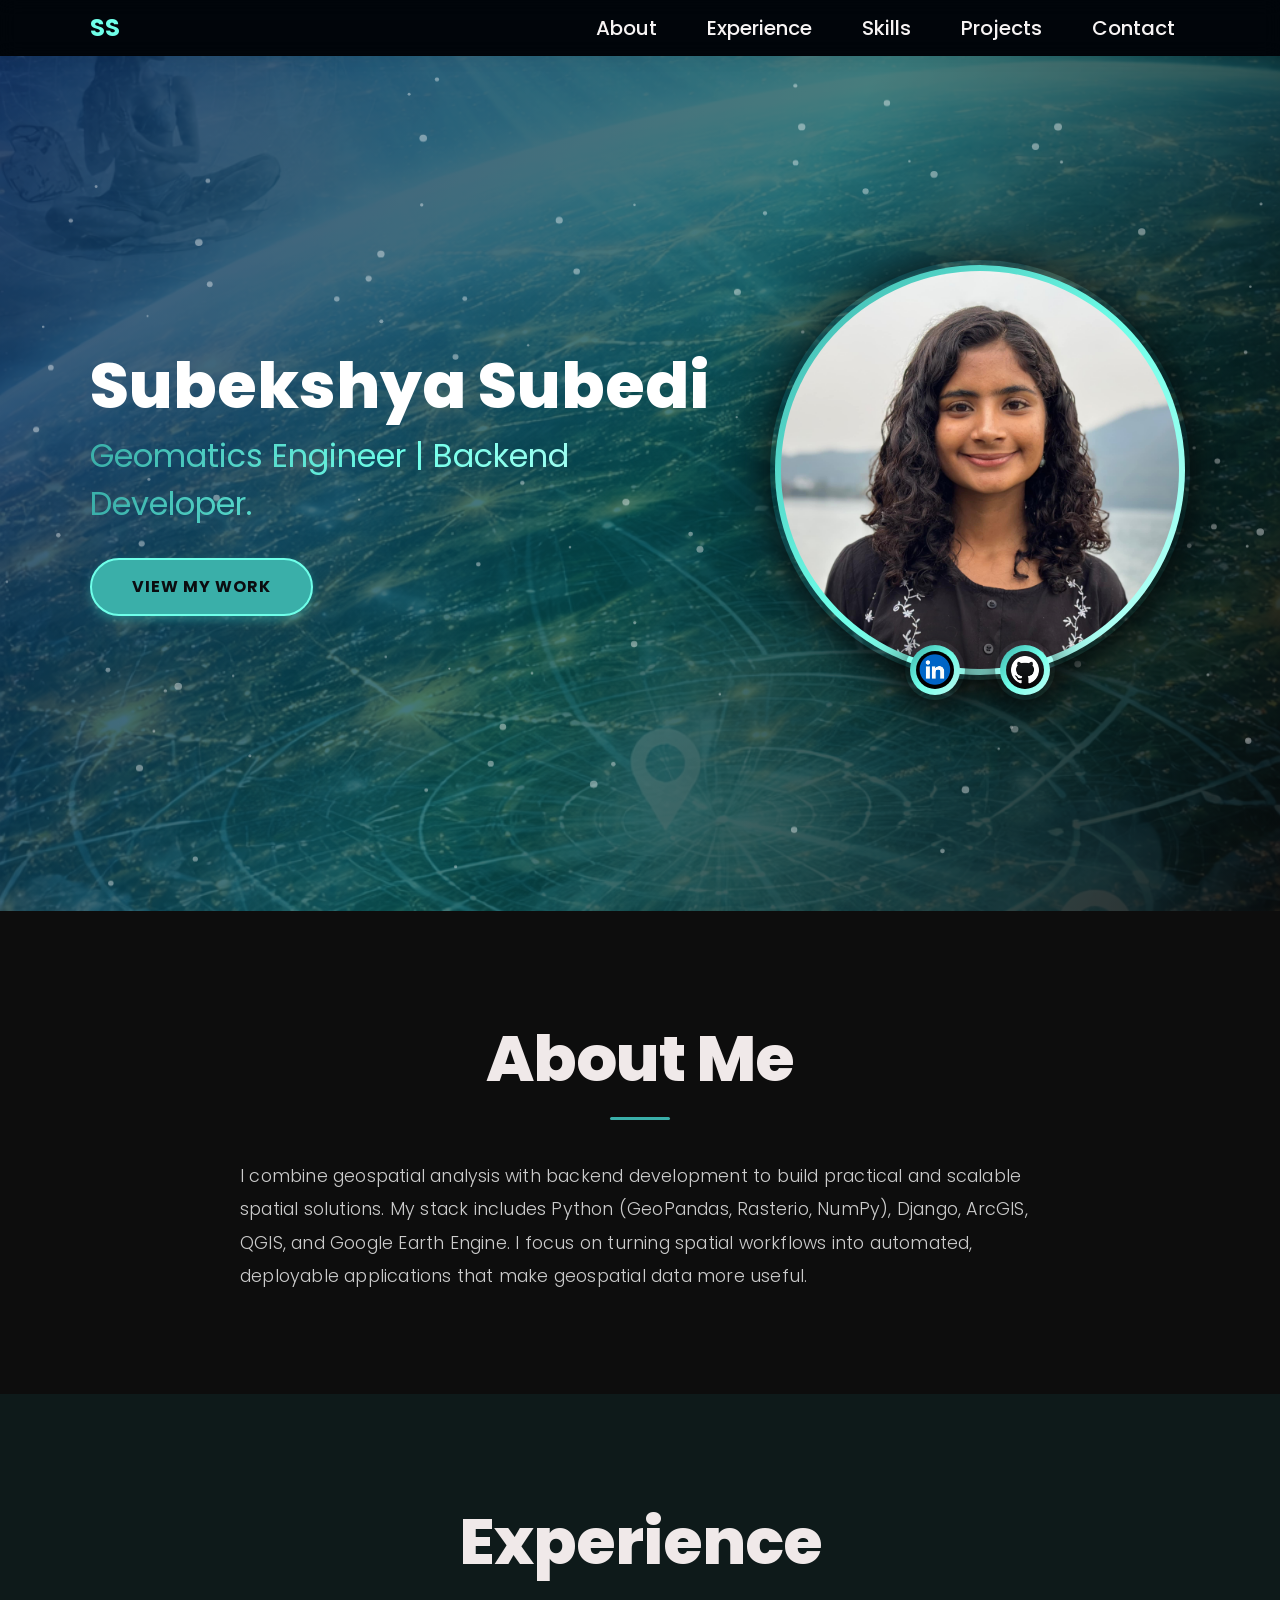
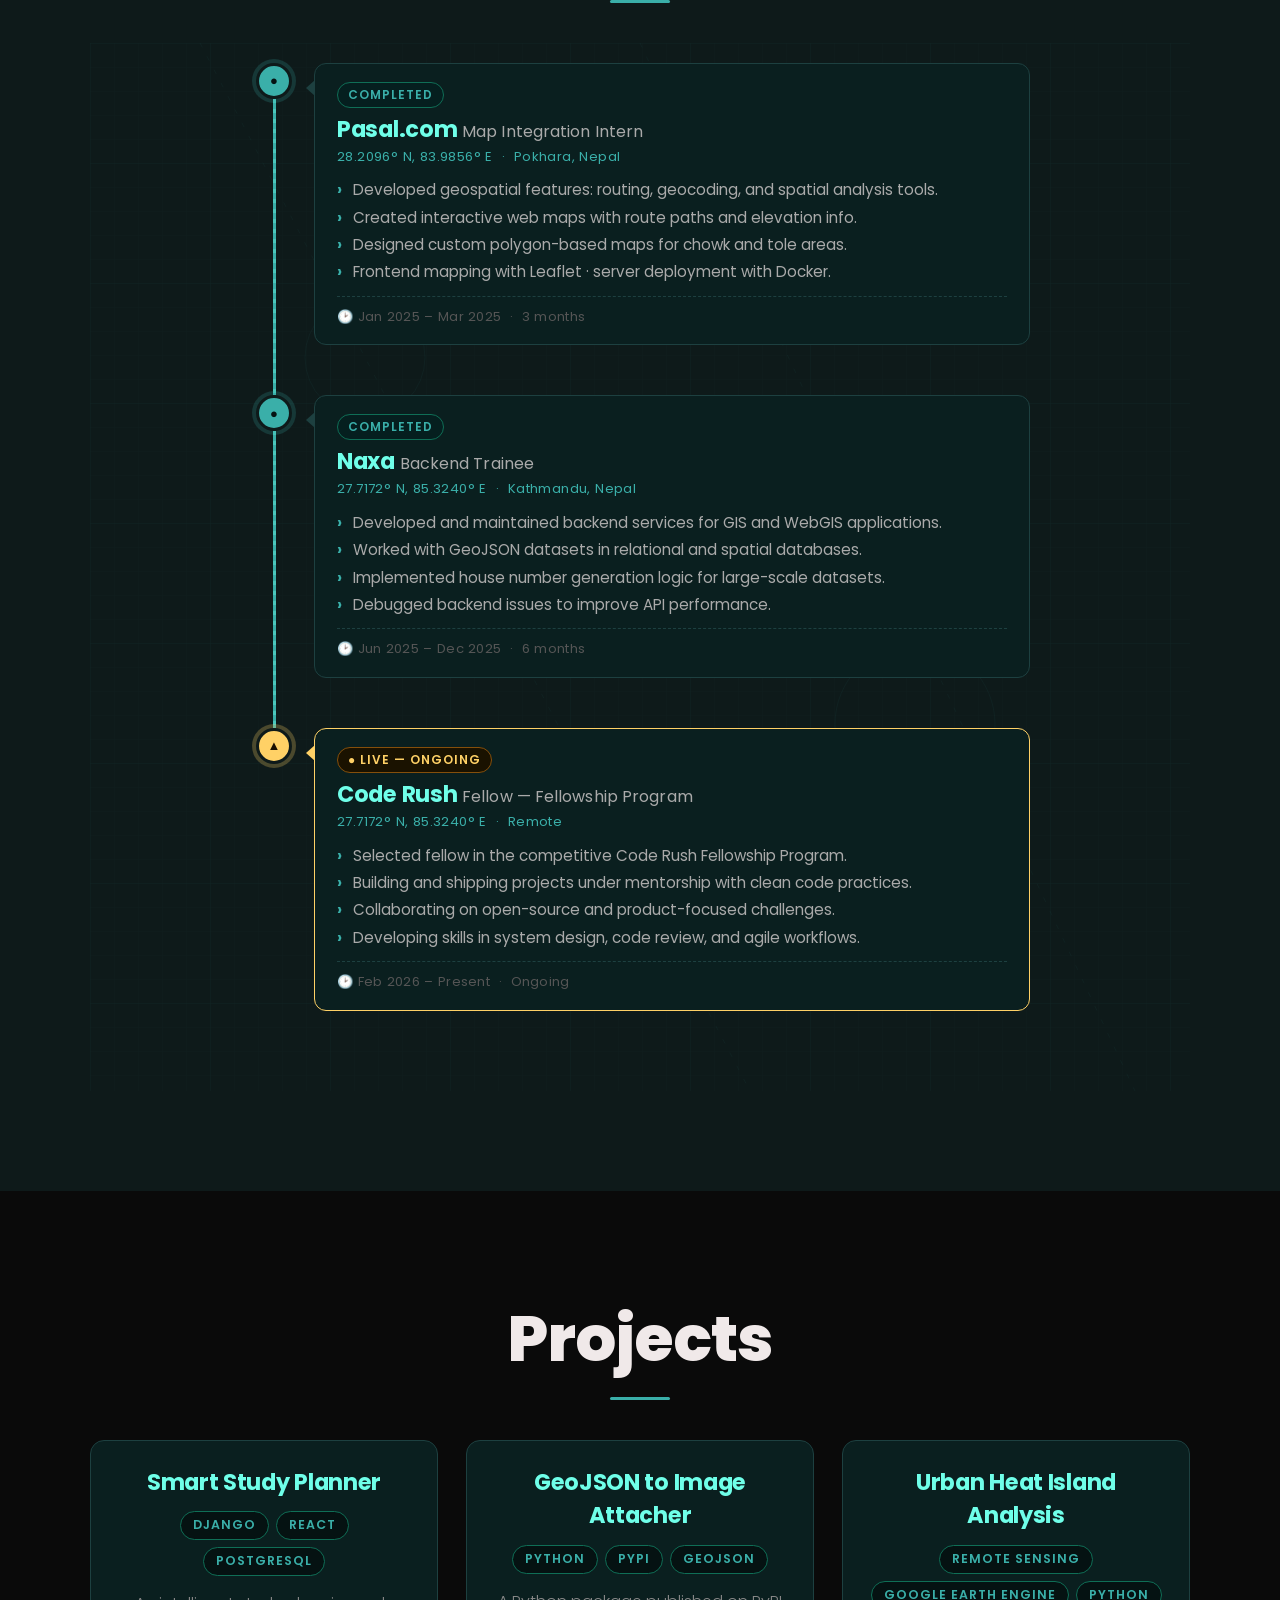
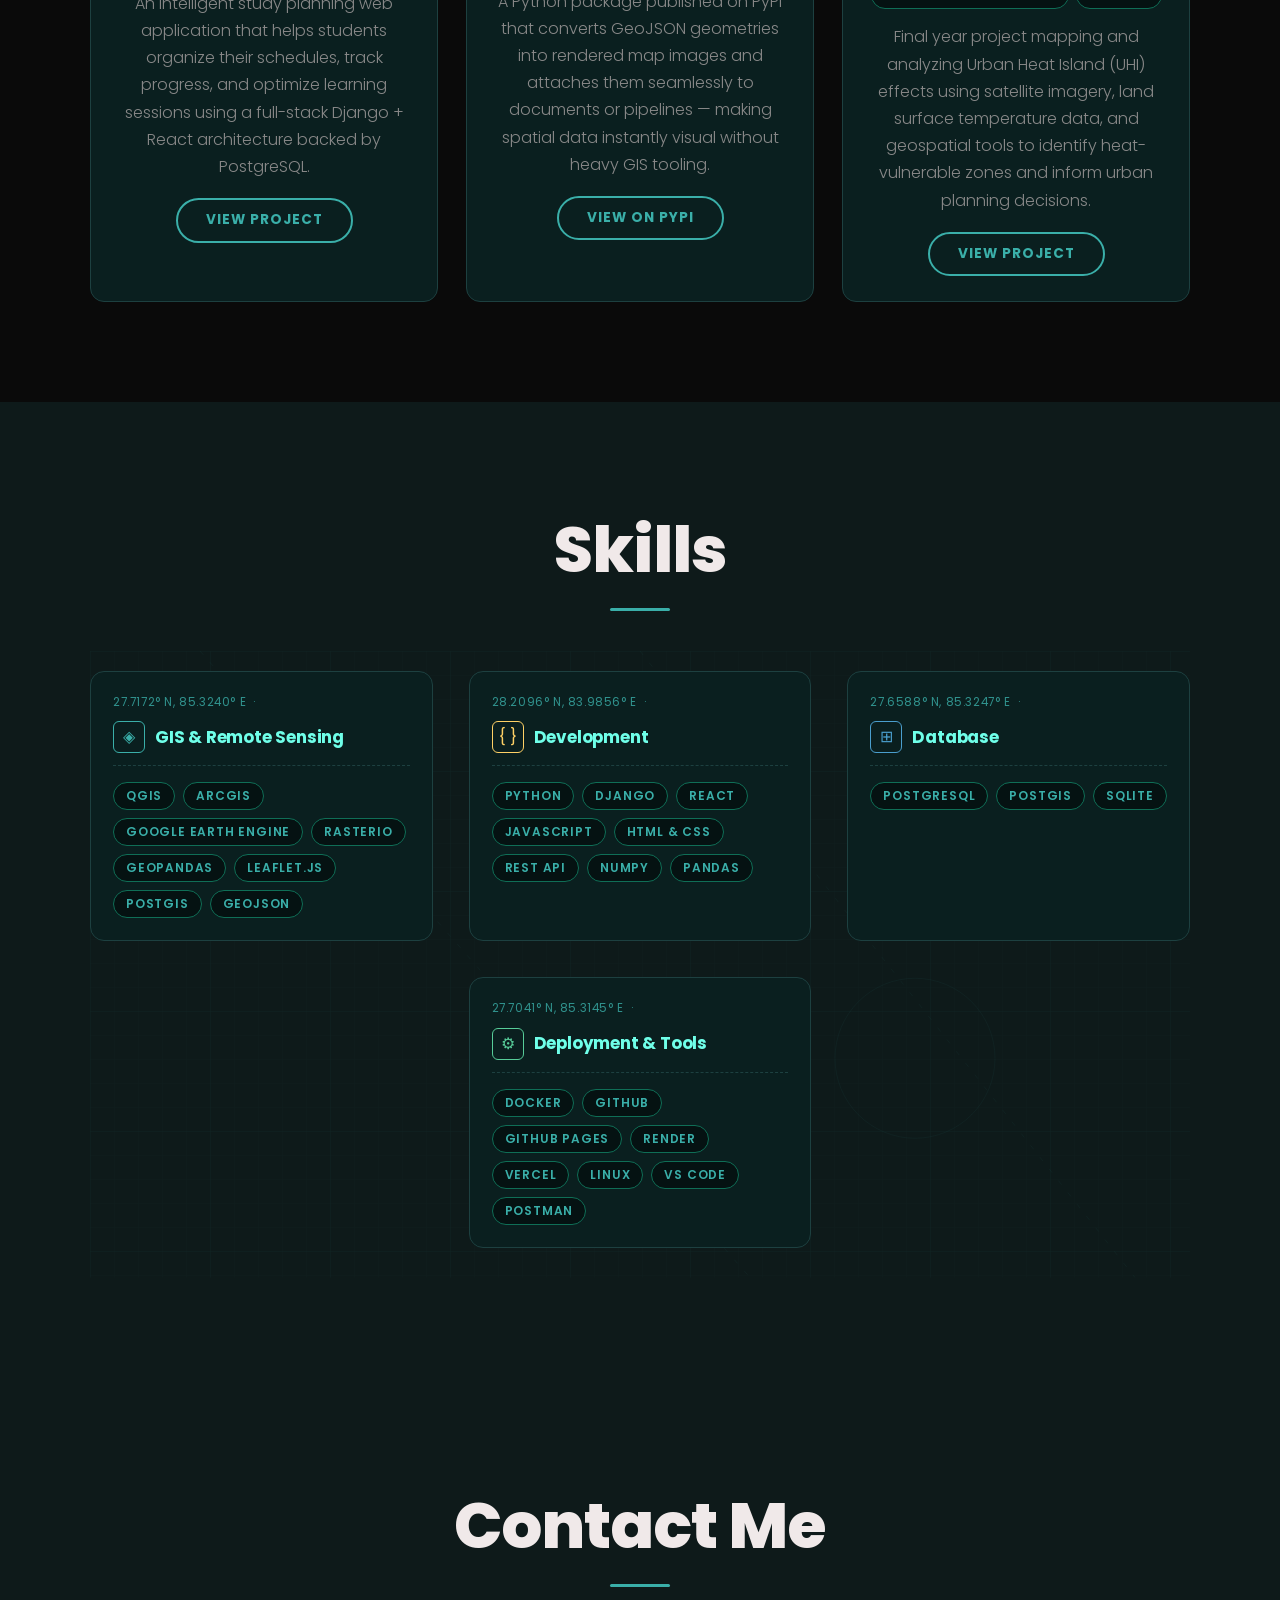
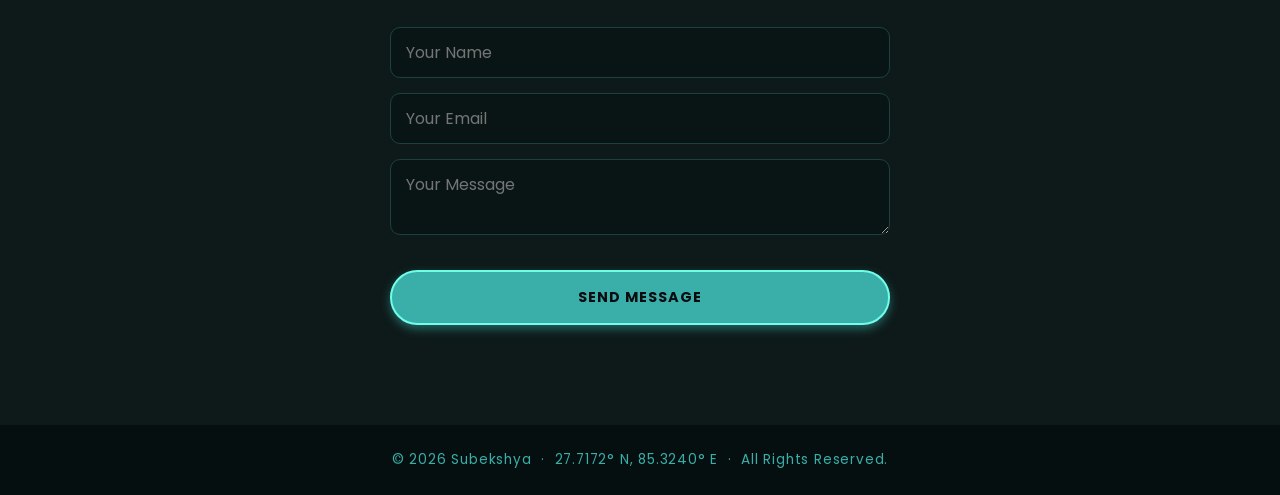
<file: index.html>
<!DOCTYPE html>
<html lang="en">
<head>
  <meta charset="UTF-8">
  <meta name="viewport" content="width=device-width, initial-scale=1.0">
  <title>Subekshya Portfolio</title>

  <!-- ── Fonts ── -->
  <link href="https://fonts.googleapis.com/css2?family=Poppins:wght@300;400;600;700&display=swap" rel="stylesheet">

  <!-- ── Styles — edit each file separately ── -->
  <link rel="stylesheet" href="css/base.css">       <!-- global resets & shared buttons -->
  <link rel="stylesheet" href="css/nav.css">        <!-- header & navigation            -->
  <link rel="stylesheet" href="css/hero.css">       <!-- hero section                   -->
  <link rel="stylesheet" href="css/about.css">      <!-- about section                  -->
  <link rel="stylesheet" href="css/experience.css"> <!-- experience / geo route         -->
  <link rel="stylesheet" href="css/projects.css">   <!-- project cards                  -->
  <link rel="stylesheet" href="css/contact.css">    <!-- contact form & footer          -->
  <link rel="stylesheet" href="css/Skills.css">     <!-- skills boxes                   -->
</head>
<body>

  <!-- ════════════════════════════════════
       SECTIONS — edit each file separately
       sections/nav.html
       sections/hero.html
       sections/about.html
       sections/experience.html
       sections/projects.html
       sections/contact.html
  ════════════════════════════════════ -->

  <!-- NAV -->
  <header>
    <div class="container header-container">
      <h1 class="logo">SS</h1>
      <nav>
        <ul>
          <li><a href="#about">About</a></li>
          <li><a href="#experience">Experience</a></li>
          <li><a href="#Skills">Skills</a></li>
          <li><a href="#projects">Projects</a></li>
          <li><a href="#contact">Contact</a></li>
        </ul>
      </nav>
    </div>
  </header>

  <!-- HERO -->
  <section id="hero">
    <div class="hero-bg"></div>
    <div class="container hero-content">
      <div class="hero-text">
        <h2 class="hero-name">Subekshya Subedi</h2>
        <p class="hero">Geomatics Engineer | Backend Developer.</p>
        <a href="#projects" class="btn-primary fade-in">View My Work</a>
      </div>
      <div class="hero-image floating">
        <img src="images/your-photo.jpg" alt="Subekshya Portrait">
        <div class="social-links fade-in">
          <a href="https://www.linkedin.com/in/YOUR-LINKEDIN" target="_blank">
            <img src="images/linkin.png" alt="LinkedIn Logo">
          </a>
          <a href="https://github.com/YOUR-GITHUB" target="_blank">
            <img src="images/github.png" alt="GitHub Logo">
          </a>
        </div>
      </div>
    </div>
    <canvas id="heroParticles"></canvas>
  </section>

  <!-- ABOUT -->
  <section id="about">
    <div class="container">
      <h2 class="section-title">About Me</h2>
      <p class="about-text">
        I combine geospatial analysis with backend development to build practical and scalable spatial solutions.
        My stack includes Python (GeoPandas, Rasterio, NumPy), Django, ArcGIS, QGIS, and Google Earth Engine.
        I focus on turning spatial workflows into automated, deployable applications that make geospatial data more useful.
      </p>
    </div>
  </section>

  <!-- EXPERIENCE -->
  <section id="experience">
    <div class="container">
      <h2 class="section-title">Experience</h2>
      <div class="geo-map">
        <svg class="geo-grid-bg" preserveAspectRatio="xMidYMid slice" xmlns="http://www.w3.org/2000/svg">
          <defs>
            <pattern id="smallgrid" width="24" height="24" patternUnits="userSpaceOnUse">
              <path d="M 24 0 L 0 0 0 24" fill="none" stroke="#3AAFA9" stroke-width="0.3"/>
            </pattern>
            <pattern id="biggrid" width="120" height="120" patternUnits="userSpaceOnUse">
              <rect width="120" height="120" fill="url(#smallgrid)"/>
              <path d="M 120 0 L 0 0 0 120" fill="none" stroke="#3AAFA9" stroke-width="0.6"/>
            </pattern>
          </defs>
          <rect width="100%" height="100%" fill="url(#biggrid)" opacity="0.08"/>
          <line x1="10%" y1="0" x2="60%" y2="100%" stroke="#3AAFA9" stroke-width="0.4" stroke-dasharray="5,10" opacity="0.12"/>
          <line x1="50%" y1="0" x2="95%" y2="100%" stroke="#3AAFA9" stroke-width="0.4" stroke-dasharray="5,10" opacity="0.12"/>
          <circle cx="25%" cy="30%" r="60" fill="none" stroke="#3AAFA9" stroke-width="0.5" opacity="0.1"/>
          <circle cx="75%" cy="65%" r="80" fill="none" stroke="#3AAFA9" stroke-width="0.5" opacity="0.1"/>
        </svg>
        <div class="geo-route">

          <!-- Stop 1 -->
          <div class="geo-stop">
            <div class="geo-spine">
              <div class="geo-pin geo-pin--done">&#9679;</div>
              <div class="geo-line geo-line--filled"></div>
            </div>
            <div class="geo-card">
              <span class="geo-badge geo-badge--done">Completed</span>
              <h3 class="geo-org">Pasal.com <span class="geo-role">Map Integration Intern</span></h3>
              <p class="geo-coord">28.2096° N, 83.9856° E &nbsp;·&nbsp; Pokhara, Nepal</p>
              <ul class="geo-bullets">
                <li>Developed geospatial features: routing, geocoding, and spatial analysis tools.</li>
                <li>Created interactive web maps with route paths and elevation info.</li>
                <li>Designed custom polygon-based maps for chowk and tole areas.</li>
                <li>Frontend mapping with Leaflet · server deployment with Docker.</li>
              </ul>
              <p class="geo-date">&#128337; Jan 2025 – Mar 2025 &nbsp;·&nbsp; 3 months</p>
            </div>
          </div>

          <!-- Stop 2 -->
          <div class="geo-stop">
            <div class="geo-spine">
              <div class="geo-pin geo-pin--done">&#9679;</div>
              <div class="geo-line geo-line--filled"></div>
            </div>
            <div class="geo-card">
              <span class="geo-badge geo-badge--done">Completed</span>
              <h3 class="geo-org">Naxa <span class="geo-role">Backend Trainee</span></h3>
              <p class="geo-coord">27.7172° N, 85.3240° E &nbsp;·&nbsp; Kathmandu, Nepal</p>
              <ul class="geo-bullets">
                <li>Developed and maintained backend services for GIS and WebGIS applications.</li>
                <li>Worked with GeoJSON datasets in relational and spatial databases.</li>
                <li>Implemented house number generation logic for large-scale datasets.</li>
                <li>Debugged backend issues to improve API performance.</li>
              </ul>
              <p class="geo-date">&#128337; Jun 2025 – Dec 2025 &nbsp;·&nbsp; 6 months</p>
            </div>
          </div>

          <!-- Stop 3 — current -->
          <div class="geo-stop">
            <div class="geo-spine">
              <div class="geo-pin geo-pin--current">&#9650;</div>
            </div>
            <div class="geo-card geo-card--current">
              <span class="geo-badge geo-badge--current">&#9679; Live — Ongoing</span>
              <h3 class="geo-org">Code Rush <span class="geo-role">Fellow — Fellowship Program</span></h3>
              <p class="geo-coord">27.7172° N, 85.3240° E &nbsp;·&nbsp; Remote</p>
              <ul class="geo-bullets">
                <li>Selected fellow in the competitive Code Rush Fellowship Program.</li>
                <li>Building and shipping projects under mentorship with clean code practices.</li>
                <li>Collaborating on open-source and product-focused challenges.</li>
                <li>Developing skills in system design, code review, and agile workflows.</li>
              </ul>
              <p class="geo-date">&#128337; Feb 2026 – Present &nbsp;·&nbsp; Ongoing</p>
            </div>
          </div>

        </div>
      </div>
    </div>
  </section>

  <!-- PROJECTS -->
  <section id="projects">
    <div class="container">
      <h2 class="section-title">Projects</h2>
      <div class="project-grid">

        <div class="project-card">
          <h3>Smart Study Planner</h3>
          <div class="project-tags">
            <span class="tag">Django</span>
            <span class="tag">React</span>
            <span class="tag">PostgreSQL</span>
          </div>
          <p>An intelligent study planning web application that helps students organize their schedules,
             track progress, and optimize learning sessions using a full-stack Django + React architecture
             backed by PostgreSQL.</p>
          <a href="#" class="btn-secondary">View Project</a>
        </div>

        <div class="project-card">
          <h3>GeoJSON to Image Attacher</h3>
          <div class="project-tags">
            <span class="tag">Python</span>
            <span class="tag">PyPI</span>
            <span class="tag">GeoJSON</span>
          </div>
          <p>A Python package published on PyPI that converts GeoJSON geometries into rendered map images
             and attaches them seamlessly to documents or pipelines — making spatial data instantly visual
             without heavy GIS tooling.</p>
          <a href="https://pypi.org/project/geojsonfile-image-attacher/" target="_blank" class="btn-secondary">View on PyPI</a>
        </div>

        <div class="project-card">
          <h3>Urban Heat Island Analysis</h3>
          <div class="project-tags">
            <span class="tag">Remote Sensing</span>
            <span class="tag">Google Earth Engine</span>
            <span class="tag">Python</span>
          </div>
          <p>Final year project mapping and analyzing Urban Heat Island (UHI) effects using satellite imagery,
             land surface temperature data, and geospatial tools to identify heat-vulnerable zones and inform
             urban planning decisions.</p>
          <a href="#" class="btn-secondary">View Project</a>
        </div>

      </div>
    </div>
  </section>

  <!-- SKILLS -->
  <section id="Skills">
    <div class="container">
      <h2 class="section-title">Skills</h2>

      <div class="skills-map">
        <svg class="skills-grid-bg" preserveAspectRatio="xMidYMid slice" xmlns="http://www.w3.org/2000/svg">
          <defs>
            <pattern id="skillsmallgrid" width="24" height="24" patternUnits="userSpaceOnUse">
              <path d="M 24 0 L 0 0 0 24" fill="none" stroke="#3AAFA9" stroke-width="0.3"/>
            </pattern>
            <pattern id="skillbiggrid" width="120" height="120" patternUnits="userSpaceOnUse">
              <rect width="120" height="120" fill="url(#skillsmallgrid)"/>
              <path d="M 120 0 L 0 0 0 120" fill="none" stroke="#3AAFA9" stroke-width="0.6"/>
            </pattern>
          </defs>
          <rect width="100%" height="100%" fill="url(#skillbiggrid)" opacity="0.08"/>
          <line x1="10%" y1="0" x2="60%" y2="100%" stroke="#3AAFA9" stroke-width="0.4" stroke-dasharray="5,10" opacity="0.12"/>
          <line x1="50%" y1="0" x2="95%" y2="100%" stroke="#3AAFA9" stroke-width="0.4" stroke-dasharray="5,10" opacity="0.12"/>
          <circle cx="25%" cy="30%" r="60" fill="none" stroke="#3AAFA9" stroke-width="0.5" opacity="0.1"/>
          <circle cx="75%" cy="65%" r="80" fill="none" stroke="#3AAFA9" stroke-width="0.5" opacity="0.1"/>
        </svg>

        <div class="skills-zones">

          <!-- Zone 1 — GIS & Remote Sensing -->
          <div class="skill-zone">
            <p class="zone-coord">27.7172° N, 85.3240° E &nbsp;·&nbsp; </p>
            <div class="skill-zone-header">
            <div class="zone-marker zone-marker--teal">◈</div>
              <h3>GIS & Remote Sensing</h3>
            </div>
            <div class="skill-tags">
              <span class="skill-tag">QGIS</span>
              <span class="skill-tag">ArcGIS</span>
              <span class="skill-tag">Google Earth Engine</span>
              <span class="skill-tag">Rasterio</span>
              <span class="skill-tag">GeoPandas</span>
              <span class="skill-tag">Leaflet.js</span>
              <span class="skill-tag">PostGIS</span>
              <span class="skill-tag">GeoJSON</span>
            </div>
          </div>

          <!-- Zone 2 — Development -->
          <div class="skill-zone">
            <p class="zone-coord">28.2096° N, 83.9856° E &nbsp;·&nbsp; </p>
            <div class="skill-zone-header">
            <div class="zone-marker zone-marker--yellow">{ }</div> <!-- Dev -->
              <h3>Development</h3>
            </div>
            <div class="skill-tags">
              <span class="skill-tag">Python</span>
              <span class="skill-tag">Django</span>
              <span class="skill-tag">React</span>
              <span class="skill-tag">JavaScript</span>
              <span class="skill-tag">HTML & CSS</span>
              <span class="skill-tag">REST API</span>
              <span class="skill-tag">NumPy</span>
              <span class="skill-tag">Pandas</span>
            </div>
          </div>

          <!-- Zone 3 — Database -->
          <div class="skill-zone">
            <p class="zone-coord">27.6588° N, 85.3247° E &nbsp;·&nbsp; </p>
            <div class="skill-zone-header">
            <div class="zone-marker zone-marker--blue">⊞</div>    <!-- DB -->
              <h3>Database</h3>
            </div>
            <div class="skill-tags">
              <span class="skill-tag">PostgreSQL</span>
              <span class="skill-tag">PostGIS</span>
              <span class="skill-tag">SQLite</span>
            </div>
          </div>

          <!-- Zone 4 — Deployment & Tools -->
          <div class="skill-zone">
            <p class="zone-coord">27.7041° N, 85.3145° E &nbsp;·&nbsp; </p>
            <div class="skill-zone-header">
            <div class="zone-marker zone-marker--green">⚙</div>   <!-- gear -->
              <h3>Deployment & Tools</h3>
            </div>
            <div class="skill-tags">
              <span class="skill-tag">Docker</span>
              <span class="skill-tag">GitHub</span>
              <span class="skill-tag">GitHub Pages</span>
              <span class="skill-tag">Render</span>
              <span class="skill-tag">Vercel</span>
              <span class="skill-tag">Linux</span>
              <span class="skill-tag">VS Code</span>
              <span class="skill-tag">Postman</span>
            </div>
          </div>

        </div>
      </div>
    </div>
  </section>

  <!-- CONTACT -->
  <section id="contact">
    <div class="container">
      <h2 class="section-title">Contact Me</h2>
      <form id="contactForm">
        <input type="text" placeholder="Your Name" required>
        <input type="email" placeholder="Your Email" required>
        <textarea placeholder="Your Message" required></textarea>
        <button type="submit" class="btn-primary">Send Message</button>
      </form>
    </div>
  </section>

  <!-- FOOTER -->
  <footer>
    <p>&copy; 2026 Subekshya &nbsp;·&nbsp; 27.7172° N, 85.3240° E &nbsp;·&nbsp; All Rights Reserved.</p>
  </footer>

  <!-- ── Scripts — edit each file separately ── -->
  <script src="js/particles.js"></script>   <!-- Hero canvas particles     -->
  <script src="js/timeline.js"></script>    <!-- Experience scroll reveal   -->
  <script src="js/contact.js"></script>     <!-- Contact form submission    -->

</body>
</html>
</file>
<file: css/base.css>
/* ── BASE — global resets & shared styles ── */
html {
  scroll-behavior: smooth;
}

* {
  margin: 0;
  padding: 0;
  box-sizing: border-box;
  font-family: 'Poppins', sans-serif;
}

body {
  background: #0a0a0a;
  color: #f0e9e9;
  line-height: 1.5;
  transition: background 0.3s, color 0.3s;
}

.container {
  width: 90%;
  max-width: 1100px;
  margin: auto;
}

section {
  padding: 100px 0;
}

.section-title {
  text-align: center;
  font-size: 4rem;
  margin-bottom: 40px;
  font-weight: 800;
  position: relative;
  color: #f0e9e9;
  font-family: 'Poppins', sans-serif;
  letter-spacing: -1px;
}

.section-title::after {
  content: '';
  width: 60px;
  height: 3px;
  background: #3AAFA9;
  display: block;
  margin: 10px auto 0;
  border-radius: 2px;
}

/* Shared buttons */
.btn-primary {
  display: inline-block;
  text-decoration: none;
  background: #3AAFA9;
  color: #0b0c10;
  padding: 15px 40px;
  border-radius: 50px;
  font-weight: 700;
  text-transform: uppercase;
  letter-spacing: 1px;
  box-shadow: 0 4px 10px rgba(58,175,169,0.5);
  border: 2px solid #6FFFE9;
  position: relative;
  margin-top: 20px;
}

.btn-primary:hover {
  background: #6FFFE9;
  color: #0b0c10;
  box-shadow: 0 6px 15px rgba(58,175,169,0.6);
  transform: translateY(-2px);
}

.btn-secondary {
  background: transparent;
  color: #3AAFA9;
  padding: 10px 28px;
  border-radius: 50px;
  text-decoration: none;
  font-weight: 700;
  font-size: 0.85rem;
  border: 2px solid #3AAFA9;
  transition: all 0.3s ease;
  display: inline-block;
  text-transform: uppercase;
  letter-spacing: 1px;
  font-family: 'Poppins', sans-serif;
}

.btn-secondary:hover {
  background: #3AAFA9;
  color: #051212;
}
</file>
<file: css/nav.css>
/* ── NAV ── */
header {
  background: rgba(0, 5, 10, 0.9);
  padding: 10px 0;
  box-shadow: 0 5px 15px rgba(0,0,0,0.05);
  backdrop-filter: blur(9px);
  position: sticky;
  top: 0;
  z-index: 100;
}

.header-container {
  display: flex;
  justify-content: space-between;
  align-items: center;
}

.logo {
  font-weight: 700;
  font-size: 1.5rem;
  color: #6FFFE9;
}

nav ul {
  list-style: none;
  display: flex;
  justify-content: center;
  align-items: center;
  gap: 20px;
  font-size: 20px;
}

nav ul li a {
  text-decoration: none;
  color: #f7f4f4;
  font-weight: 500;
  padding: 8px 15px;
  border-radius: 5px;
  transition: all 0.3s ease;
}

nav ul li a:hover {
  background: #1a3a3a;
  color: #6FFFE9;
}
</file>
<file: css/hero.css>
/* ── HERO ── */
#hero {
  min-height: 95vh;
  background-color: #0a0a0a;
  display: flex;
  align-items: center;
  position: relative;
  overflow: hidden;
  color: #fff;
}

.hero-bg {
  position: absolute;
  top: 0; left: 0;
  width: 100%;
  height: 100%;
  background: url('../images/satellite-bg.jpg') no-repeat center center/cover;
  filter: brightness(0.7);
  z-index: 0;
  animation: bgMove 30s linear infinite;
}

.hero-bg::after {
  content: "";
  position: absolute;
  top: 0; left: 0;
  width: 100%;
  height: 100%;
  background: linear-gradient(
    120deg,
    rgba(11,61,145,0.7),
    rgba(0,128,128,0.6),
    rgba(10,10,10,0.8)
  );
}

.hero-content {
  display: flex;
  flex-direction: row;
  align-items: center;
  justify-content: space-between;
  gap: 60px;
  width: 90%;
  max-width: 1100px;
  margin: 0 auto;
  z-index: 2;
}

.hero-image {
  flex: 0 0 350px;
  display: flex;
  flex-direction: column;
  align-items: center;
}

.hero-image img {
  width: 420px;
  height: 420px;
  border-radius: 50%;
  padding: 6px;
  background: linear-gradient(135deg, #3AAFA9, #6FFFE9, #C5FFF8);
  border: 5px solid transparent;
  background-clip: padding-box, border-box;
  object-fit: cover;
  box-shadow:
    0 0 65px rgba(8,8,8,0.6),
    0 10px 30px rgba(0,0,0,0.6);
}

.social-links {
  display: flex;
  gap: 30px;
  margin-top: -40px;
}

.social-links a img {
  width: 60px;
  height: 60px;
  transition: 0.3s;
}

.social-links a img:hover {
  transform: scale(1.2);
  filter: none;
}

.hero-text {
  flex: 1;
  text-align: left;
}

.hero-name {
  font-size: 4rem;
  font-weight: 800;
  color: #fff;
  margin-bottom: 10px;
  line-height: 1.1;
  white-space: nowrap;
}

.hero {
  font-size: 2rem;
  margin-bottom: 10px;
  background: linear-gradient(90deg, #3AAFA9, #6FFFE9, #C5FFF8);
  -webkit-background-clip: text;
  -webkit-text-fill-color: transparent;
}

#heroParticles {
  position: absolute;
  top: 0; left: 0;
  width: 100%;
  height: 100%;
  z-index: 1;
  pointer-events: none;
}

@media (max-width: 768px) {
  .hero-content { flex-direction: column; text-align: center; }
  .hero-image { margin-top: 20px; }
  .hero-name { font-size: 2.5rem; white-space: normal; }
  .hero { font-size: 1.3rem; }
}
</file>
<file: css/about.css>
/* ── ABOUT ── */
#about {
  background: #0d0d0d;
}

.about-text {
  font-size: 1.1rem;
  line-height: 1.9;
  color: #ccc;
  max-width: 800px;
  margin: 20px auto 0;
  text-align: left;
  font-family: 'Poppins', sans-serif;
  font-weight: 300;
  letter-spacing: 0.2px;
}
</file>
<file: css/experience.css>
/* ── EXPERIENCE — GEO MAP ROUTE ── */
#experience {
  background: #0e1a1a;
  padding: 100px 0;
}

.geo-map {
  position: relative;
  width: 100%;
  min-height: 500px;
  padding: 20px 0 30px;
}

.geo-grid-bg {
  position: absolute;
  inset: 0;
  width: 100%;
  height: 100%;
  pointer-events: none;
  z-index: 0;
}

.geo-route {
  position: relative;
  z-index: 2;
  max-width: 780px;
  margin: 0 auto;
  display: flex;
  flex-direction: column;
}

.geo-stop {
  display: flex;
  align-items: stretch;
  gap: 0;
}

.geo-spine {
  display: flex;
  flex-direction: column;
  align-items: center;
  width: 48px;
  flex-shrink: 0;
}

.geo-pin {
  width: 36px;
  height: 36px;
  border-radius: 50%;
  display: flex;
  align-items: center;
  justify-content: center;
  font-size: 13px;
  font-weight: 700;
  flex-shrink: 0;
  z-index: 3;
  border: 3px solid #0e1a1a;
}

.geo-pin--done {
  background: #3AAFA9;
  color: #051212;
  box-shadow: 0 0 0 4px rgba(58,175,169,0.2);
}

.geo-pin--current {
  background: #FFD166;
  color: #1a1000;
  box-shadow: 0 0 0 4px rgba(255,209,102,0.25);
  animation: pulse-pin 2s infinite;
}

@keyframes pulse-pin {
  0%, 100% { box-shadow: 0 0 0 4px rgba(255,209,102,0.25); }
  50%       { box-shadow: 0 0 0 8px rgba(255,209,102,0.08); }
}

.geo-line {
  width: 3px;
  flex: 1;
  min-height: 50px;
  background: #1d4040;
  position: relative;
}

.geo-line--filled {
  background: #3AAFA9;
}

.geo-line--filled::after {
  content: '';
  position: absolute;
  inset: 0;
  background: repeating-linear-gradient(
    to bottom,
    rgba(111,255,233,0.3) 0,
    rgba(111,255,233,0.3) 4px,
    transparent 4px,
    transparent 10px
  );
}

.geo-card {
  flex: 1;
  background: #0a1f1f;
  border: 1px solid #1d4040;
  border-radius: 12px;
  padding: 18px 22px;
  margin: 0 0 50px 16px;
  position: relative;
}

.geo-card::before {
  content: '';
  position: absolute;
  left: -9px;
  top: 16px;
  width: 0;
  height: 0;
  border-top: 8px solid transparent;
  border-bottom: 8px solid transparent;
  border-right: 9px solid #1d4040;
}

.geo-card--current {
  border-color: #FFD166;
}

.geo-card--current::before {
  border-right-color: #FFD166;
}

.geo-badge {
  display: inline-block;
  font-size: 0.75rem;
  font-weight: 600;
  padding: 3px 10px;
  border-radius: 20px;
  text-transform: uppercase;
  letter-spacing: 1px;
  margin-bottom: 8px;
  font-family: 'Poppins', sans-serif;
}

.geo-badge--done {
  background: #051f1f;
  color: #3AAFA9;
  border: 1px solid #0F6E56;
}

.geo-badge--current {
  background: #1a1200;
  color: #FFD166;
  border: 1px solid #854F0B;
}

.geo-org {
  font-size: 1.4rem;
  font-weight: 700;
  color: #6FFFE9;
  margin-bottom: 4px;
  font-family: 'Poppins', sans-serif;
  letter-spacing: -0.3px;
  line-height: 1.2;
}

.geo-role {
  font-size: 1rem;
  font-weight: 400;
  color: #aaa;
  font-family: 'Poppins', sans-serif;
  letter-spacing: 0.1px;
}

.geo-coord {
  font-size: 0.82rem;
  color: #3AAFA9;
  font-family: 'Poppins', sans-serif;
  font-weight: 400;
  margin-bottom: 10px;
  letter-spacing: 0.4px;
}

.geo-bullets {
  list-style: none;
  padding: 0;
  margin-bottom: 10px;
}

.geo-bullets li {
  font-size: 0.95rem;
  color: #aaa;
  line-height: 1.8;
  padding-left: 16px;
  position: relative;
  font-family: 'Poppins', sans-serif;
  font-weight: 400;
}

.geo-bullets li::before {
  content: '›';
  position: absolute;
  left: 0;
  color: #3AAFA9;
  font-weight: 700;
}

.geo-date {
  font-size: 0.82rem;
  color: #555;
  font-family: 'Poppins', sans-serif;
  font-weight: 400;
  padding-top: 10px;
  border-top: 1px dashed #1d4040;
  letter-spacing: 0.3px;
}

@media (max-width: 768px) {
  .geo-spine { width: 32px; }
  .geo-card { padding: 14px 16px; margin-left: 10px; }
  .geo-org { font-size: 1rem; }
}
</file>
<file: css/projects.css>
/* ── PROJECTS ── */
#projects {
  background: #0a0a0a;
}

.project-grid {
  display: grid;
  grid-template-columns: repeat(auto-fit, minmax(280px, 1fr));
  gap: 28px;
}

.project-card {
  background: #0a1f1f;
  border: 1px solid #1d4040;
  padding: 25px;
  border-radius: 14px;
  transition: all 0.3s ease;
  text-align: center;
}

.project-card:hover {
  transform: translateY(-8px);
  border-color: #3AAFA9;
  box-shadow: 0 8px 30px rgba(58,175,169,0.15);
}

.project-card h3 {
  margin-bottom: 12px;
  color: #6FFFE9;
  font-size: 1.4rem;
  font-weight: 700;
  font-family: 'Poppins', sans-serif;
  letter-spacing: -0.3px;
}

.project-card p {
  margin-bottom: 18px;
  color: #888;
  font-size: 1rem;
  line-height: 1.7;
  font-family: 'Poppins', sans-serif;
  font-weight: 300;
}

.project-tags {
  display: flex;
  flex-wrap: wrap;
  justify-content: center;
  gap: 7px;
  margin-bottom: 14px;
}

.tag {
  background: #051212;
  color: #3AAFA9;
  font-size: 0.78rem;
  font-weight: 600;
  letter-spacing: 1px;
  padding: 4px 12px;
  border-radius: 50px;
  border: 1px solid #0F6E56;
  text-transform: uppercase;
  font-family: 'Poppins', sans-serif;
}
</file>
<file: css/contact.css>
/* ── CONTACT ── */
#contact {
  background: #0e1a1a;
}

form {
  max-width: 500px;
  margin: auto;
  display: flex;
  flex-direction: column;
  gap: 15px;
}

form input,
form textarea {
  padding: 12px 15px;
  border-radius: 10px;
  border: 1px solid #1d4040;
  background: #091515;
  color: #f0e9e9;
  font-size: 1rem;
  font-family: 'Poppins', sans-serif;
  font-weight: 400;
  transition: all 0.3s ease;
}

form input:focus,
form textarea:focus {
  outline: none;
  border-color: #3AAFA9;
  box-shadow: 0 0 10px rgba(58,175,169,0.2);
}

form button {
  padding: 15px 20px;
  border-radius: 50px;
  border: 2px solid #6FFFE9;
  background: #3AAFA9;
  color: #051212;
  font-weight: 700;
  font-size: 0.9rem;
  cursor: pointer;
  letter-spacing: 1px;
  text-transform: uppercase;
  font-family: 'Poppins', sans-serif;
  transition: all 0.3s ease;
}

form button:hover {
  background: #6FFFE9;
  transform: translateY(-2px);
}

/* ── FOOTER ── */
footer {
  text-align: center;
  padding: 25px 0;
  background: #060f0f;
  color: #3AAFA9;
  font-family: 'Poppins', sans-serif;
  font-size: 0.85rem;
  font-weight: 400;
  letter-spacing: 0.8px;
}
</file>
<file: css/Skills.css>
/* ── SKILLS ── */
#Skills {
  background: #0e1a1a;
  padding: 100px 0;
}

.skills-map {
  position: relative;
  width: 100%;
  padding: 20px 0 30px;
}

/* same geo grid background as experience */
.skills-grid-bg {
  position: absolute;
  inset: 0;
  width: 100%;
  height: 100%;
  pointer-events: none;
  z-index: 0;
}

.skills-zones {
  position: relative;
  z-index: 2;
  display: grid;
  grid-template-columns: repeat(3, 1fr);
  gap: 36px;
  max-width: 1100px;
  margin: 0 auto;
}

/* last box alone on its row — center it */
.skill-zone:last-child {
  grid-column: 2 / 3;
}

@media (max-width: 900px) {
  .skills-zones {
    grid-template-columns: repeat(2, 1fr);
  }
  .skill-zone:last-child {
    grid-column: 1 / -1;
    max-width: 400px;
    margin: 0 auto;
    width: 100%;
  }
}

/* each box = a "zone" on the map */
.skill-zone {
  background: #0a1f1f;
  border: 1px solid #1d4040;
  border-radius: 14px;
  padding: 22px;
  position: relative;
  transition: all 0.3s ease;
}

.skill-zone:hover {
  transform: translateY(-6px);
  border-color: #3AAFA9;
  box-shadow: 0 8px 30px rgba(58,175,169,0.15);
}

/* top-left zone coordinate label */
.zone-coord {
  font-size: 0.72rem;
  color: #3AAFA9;
  font-family: 'Poppins', sans-serif;
  font-weight: 400;
  letter-spacing: 0.6px;
  margin-bottom: 10px;
  opacity: 0.8;
}

.skill-zone-header {
  display: flex;
  align-items: center;
  gap: 10px;
  margin-bottom: 16px;
  padding-bottom: 12px;
  border-bottom: 1px dashed #1d4040;
}

/* coloured zone marker — like a map pin marker */
/* coloured zone marker — like a map pin marker */
.zone-marker {
  width: 32px;
  height: 32px;
  border-radius: 6px;
  display: flex;
  align-items: center;
  justify-content: center;
  font-size: 1rem;
  flex-shrink: 0;
  background: transparent;
  border: 1.5px solid currentColor;
}

.zone-marker--teal   { color: #3AAFA9; }
.zone-marker--yellow { color: #FFD166; }
.zone-marker--blue   { color: #4A9ECD; }
.zone-marker--green  { color: #57CC99; }

.skill-zone-header h3 {
  font-size: 1.05rem;
  font-weight: 700;
  color: #6FFFE9;
  font-family: 'Poppins', sans-serif;
  letter-spacing: -0.2px;
}

.skill-tags {
  display: flex;
  flex-wrap: wrap;
  gap: 8px;
}

.skill-tag {
  background: #051212;
  color: #3AAFA9;
  font-size: 0.75rem;
  font-weight: 600;
  letter-spacing: 0.8px;
  padding: 4px 12px;
  border-radius: 50px;
  border: 1px solid #0F6E56;
  text-transform: uppercase;
  font-family: 'Poppins', sans-serif;
  transition: all 0.2s ease;
}

.skill-tag:hover {
  background: #3AAFA9;
  color: #051212;
  border-color: #3AAFA9;
}
</file>
